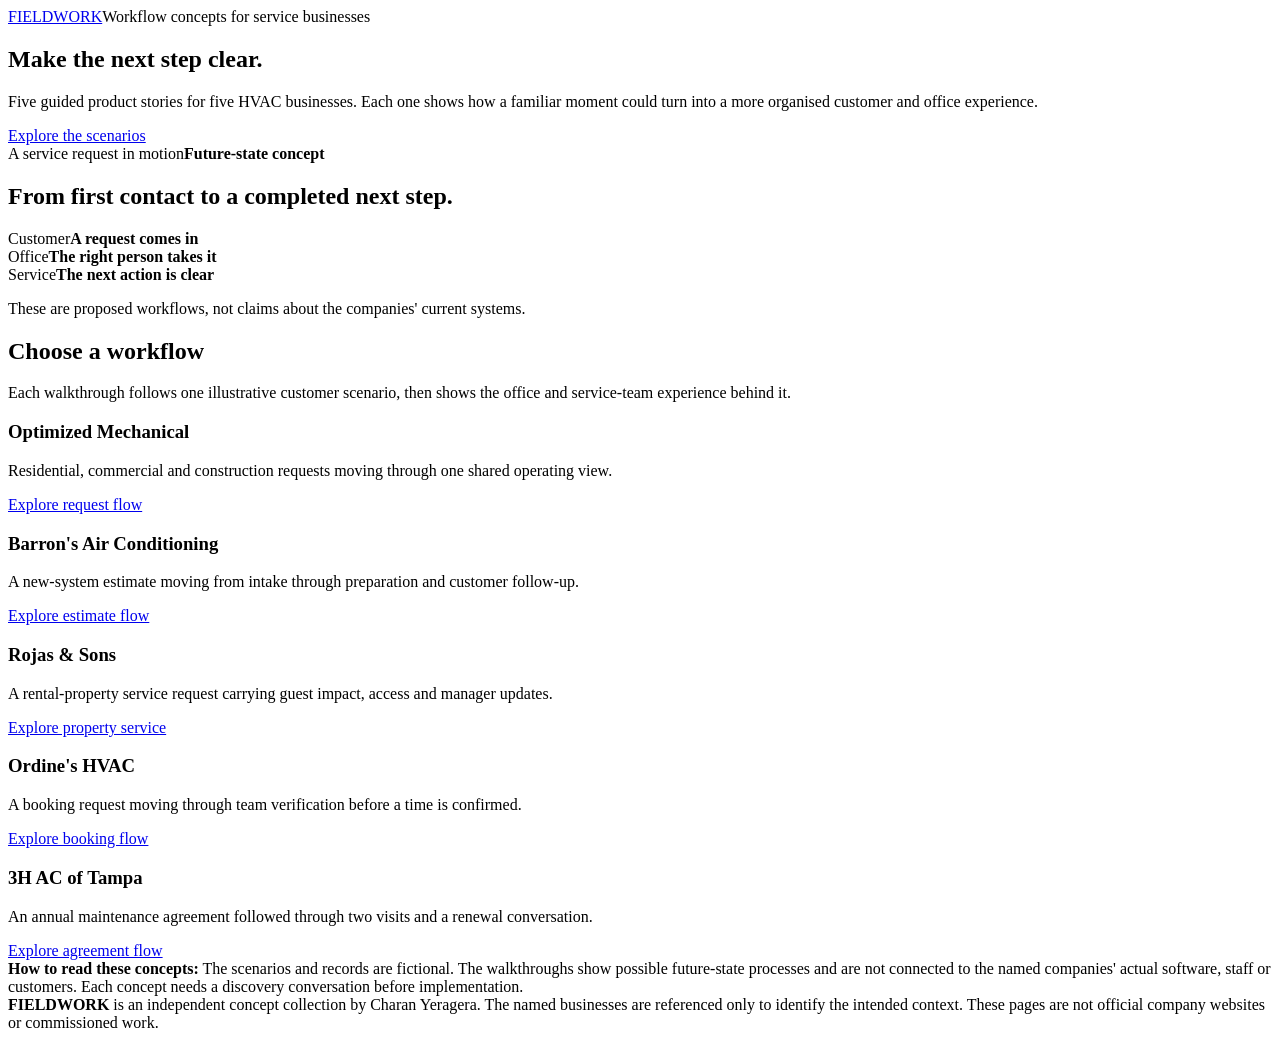
<file: site/index.html>
<!doctype html>
<html lang="en"><head><meta charset="utf-8"><meta name="viewport" content="width=device-width,initial-scale=1"><meta name="robots" content="noindex,nofollow"><meta name="description" content="Independent future-state workflow concepts for five HVAC contractors."><title>Fieldwork — Service workflow concepts</title><link rel="stylesheet" href="https://yerageracharan.github.io/agent-9-sales-lead-qualification/assets/site.css"><link rel="canonical" href="https://yerageracharan.github.io/agent-9-sales-lead-qualification/"><script>
(() => {
  const canonicalHost = "yerageracharan.github.io";
  const projectRoot = "/agent-9-sales-lead-qualification";
  const pathname = window.location.pathname;
  const route = pathname.startsWith(projectRoot)
    ? pathname.slice(projectRoot.length)
    : pathname;
  if (window.location.hostname !== canonicalHost || !pathname.startsWith(projectRoot)) {
    window.location.replace(
      "https://" + canonicalHost + projectRoot + (route || "/") +
      window.location.search + window.location.hash
    );
  }
})();
</script></head>
<body><main class="shell">
<header class="masthead"><a class="brand" href="https://yerageracharan.github.io/agent-9-sales-lead-qualification/index.html"><span class="brand-mark" aria-hidden="true"></span>FIELDWORK</a><span class="mast-link">Workflow concepts for service businesses</span></header>
<section class="landing-hero">
<div><h1>Make the next step clear.</h1><p>Five guided product stories for five HVAC businesses. Each one shows how a familiar moment could turn into a more organised customer and office experience.</p><a class="action" href="#concepts">Explore the scenarios</a></div>
<div class="landing-art"><div><div class="art-heading"><span>A service request in motion</span><strong>Future-state concept</strong></div><h2>From first contact to a completed next step.</h2><div class="dispatch-routes"><div class="dispatch-route"><span>Customer</span><strong>A request comes in</strong><i class="route-end" aria-hidden="true"></i></div><div class="dispatch-route"><span>Office</span><strong>The right person takes it</strong><i class="route-end" aria-hidden="true"></i></div><div class="dispatch-route"><span>Service</span><strong>The next action is clear</strong><i class="route-end" aria-hidden="true"></i></div></div></div><p>These are proposed workflows, not claims about the companies' current systems.</p></div>
</section>
<!-- Canonical preview destinations are pinned to this repository's GitHub Pages origin. -->
<section class="directory" id="concepts">
<div class="directory-head"><h2 class="section-title">Choose a workflow</h2><p>Each walkthrough follows one illustrative customer scenario, then shows the office and service-team experience behind it.</p></div>
<div class="directory-row"><h3>Optimized Mechanical</h3><p>Residential, commercial and construction requests moving through one shared operating view.</p><a href="https://yerageracharan.github.io/agent-9-sales-lead-qualification/previews/optimized-mechanical/">Explore request flow</a></div>
<div class="directory-row"><h3>Barron's Air Conditioning</h3><p>A new-system estimate moving from intake through preparation and customer follow-up.</p><a href="https://yerageracharan.github.io/agent-9-sales-lead-qualification/previews/barrons-air/">Explore estimate flow</a></div>
<div class="directory-row"><h3>Rojas &amp; Sons</h3><p>A rental-property service request carrying guest impact, access and manager updates.</p><a href="https://yerageracharan.github.io/agent-9-sales-lead-qualification/previews/rojas-sons/">Explore property service</a></div>
<div class="directory-row"><h3>Ordine's HVAC</h3><p>A booking request moving through team verification before a time is confirmed.</p><a href="https://yerageracharan.github.io/agent-9-sales-lead-qualification/previews/ordines-hvac/">Explore booking flow</a></div>
<div class="directory-row"><h3>3H AC of Tampa</h3><p>An annual maintenance agreement followed through two visits and a renewal conversation.</p><a href="https://yerageracharan.github.io/agent-9-sales-lead-qualification/previews/3h-ac/">Explore agreement flow</a></div>
</section>
<div class="landing-note"><strong>How to read these concepts:</strong> The scenarios and records are fictional. The walkthroughs show possible future-state processes and are not connected to the named companies' actual software, staff or customers. Each concept needs a discovery conversation before implementation.</div>
<footer class="disclaimer"><strong>FIELDWORK</strong> is an independent concept collection by Charan Yeragera. The named businesses are referenced only to identify the intended context. These pages are not official company websites or commissioned work.</footer>
</main></body></html>
</file>
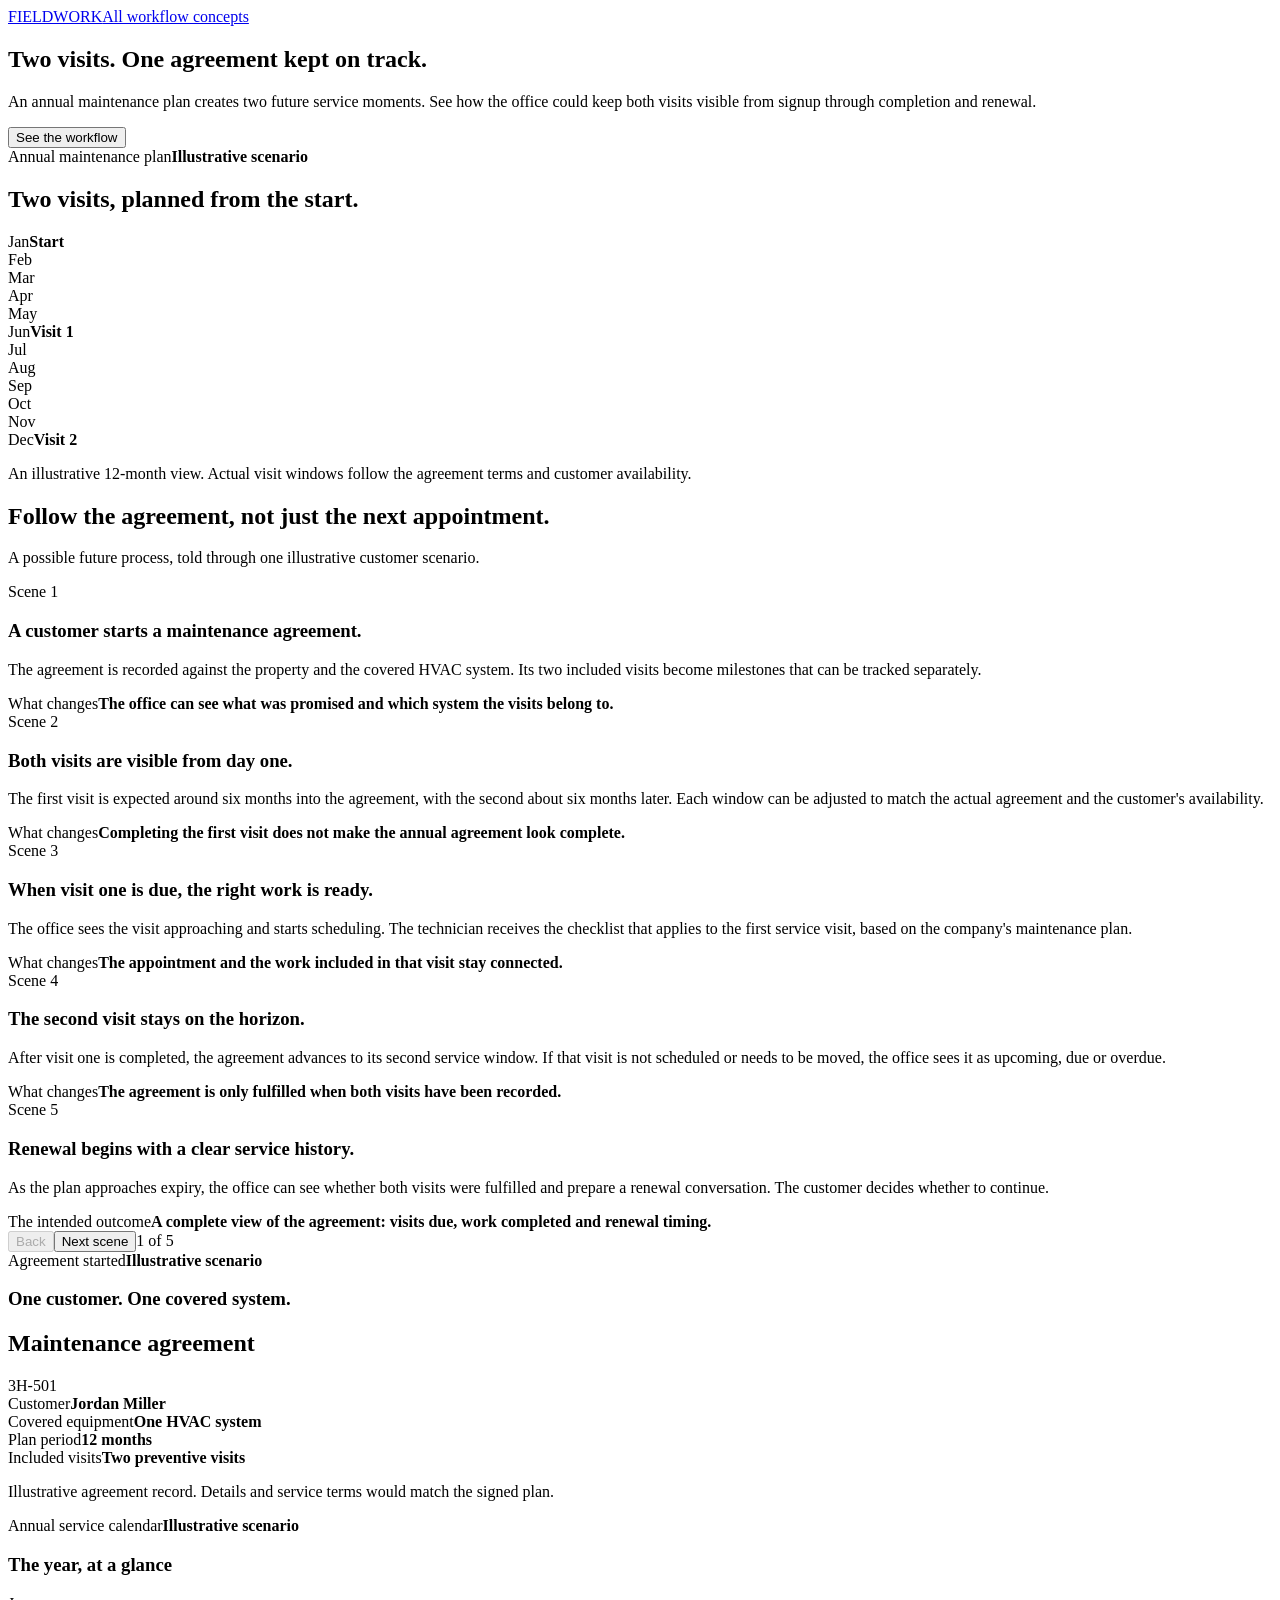
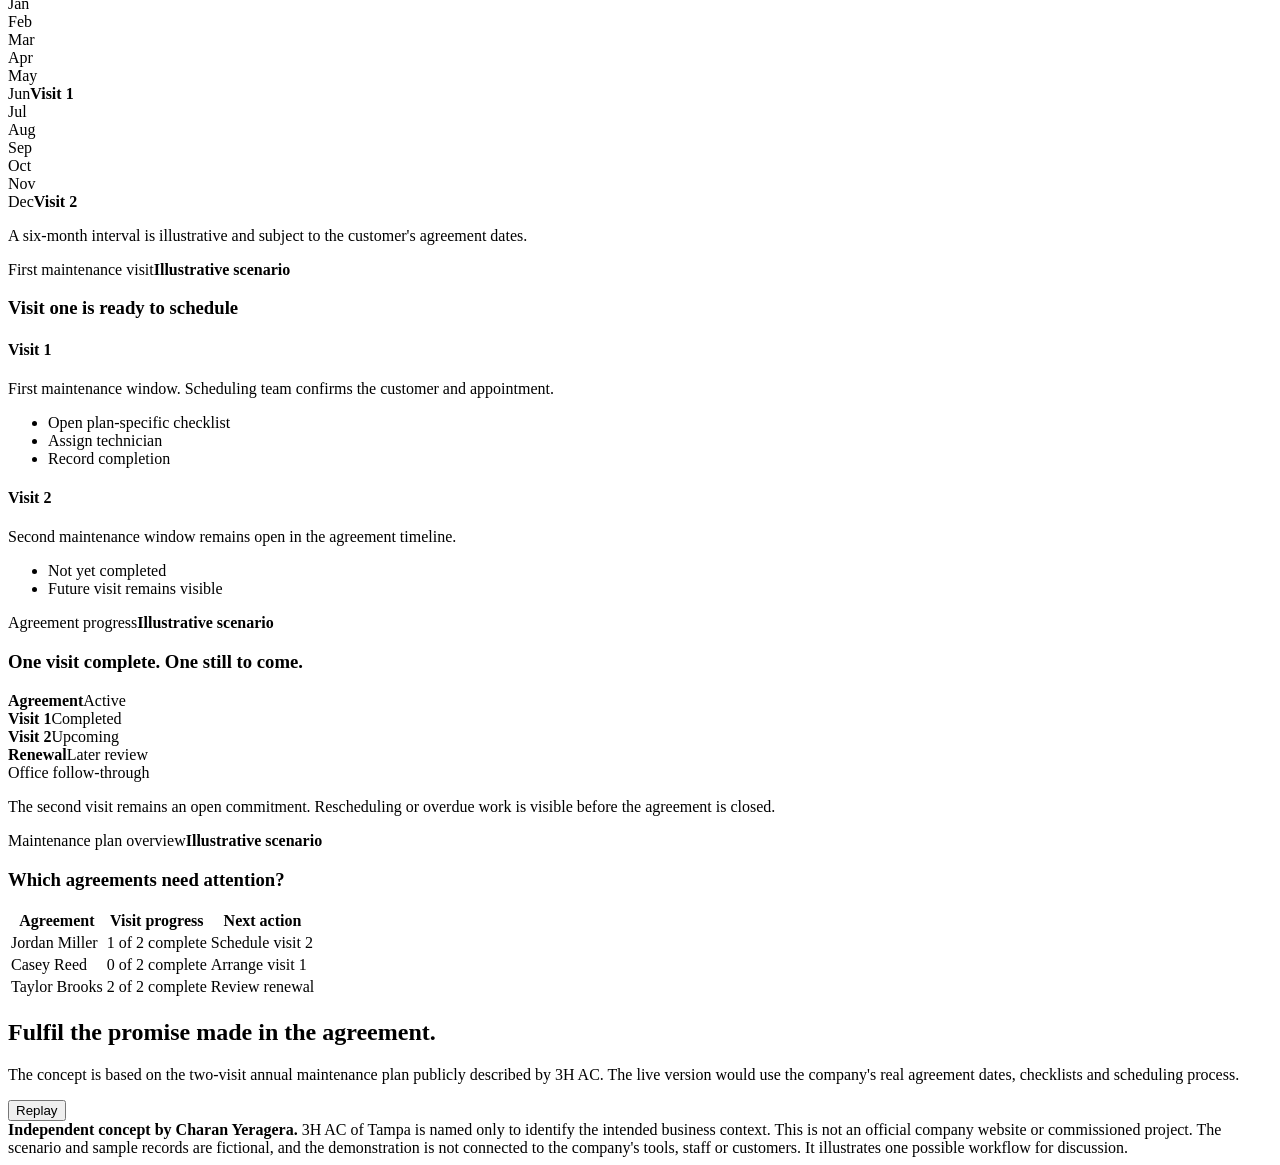
<file: site/previews/3h-ac/index.html>
<!doctype html>
<html lang="en"><head><meta charset="utf-8"><meta name="viewport" content="width=device-width,initial-scale=1"><meta name="robots" content="noindex,nofollow"><meta name="description" content="An annual maintenance plan creates two future service moments. See how the office could keep both visits visible from signup through completion and renewal."><title>3H AC of Tampa — Workflow concept</title><link rel="stylesheet" href="https://yerageracharan.github.io/agent-9-sales-lead-qualification/assets/site.css"><link rel="canonical" href="https://yerageracharan.github.io/agent-9-sales-lead-qualification/previews/3h-ac/"><script>
(() => {
  const canonicalHost = "yerageracharan.github.io";
  const projectRoot = "/agent-9-sales-lead-qualification";
  const pathname = window.location.pathname;
  const route = pathname.startsWith(projectRoot)
    ? pathname.slice(projectRoot.length)
    : pathname;
  if (window.location.hostname !== canonicalHost || !pathname.startsWith(projectRoot)) {
    window.location.replace(
      "https://" + canonicalHost + projectRoot + (route || "/") +
      window.location.search + window.location.hash
    );
  }
})();
</script></head>
<body><main class="shell page-maintenance">
<header class="masthead"><a class="brand" href="https://yerageracharan.github.io/agent-9-sales-lead-qualification/index.html"><span class="brand-mark" aria-hidden="true"></span>FIELDWORK</a><a class="mast-link" href="https://yerageracharan.github.io/agent-9-sales-lead-qualification/index.html">All workflow concepts</a></header>
<section class="hero">
  <div class="hero-copy"><h1>Two visits. One agreement kept on track.</h1><p>An annual maintenance plan creates two future service moments. See how the office could keep both visits visible from signup through completion and renewal.</p><button class="action" data-start>See the workflow</button></div>
  <div class="hero-art hero-art--calendar"><div class="hero-art-inner"><div class="art-heading"><span>Annual maintenance plan</span><strong>Illustrative scenario</strong></div><h2 class="art-title">Two visits, planned from the start.</h2><div class="month-road"><div class="month renew"><span>Jan</span><b>Start</b></div><div class="month "><span>Feb</span><b></b></div><div class="month "><span>Mar</span><b></b></div><div class="month "><span>Apr</span><b></b></div><div class="month "><span>May</span><b></b></div><div class="month visit"><span>Jun</span><b>Visit 1</b></div><div class="month "><span>Jul</span><b></b></div><div class="month "><span>Aug</span><b></b></div><div class="month "><span>Sep</span><b></b></div><div class="month "><span>Oct</span><b></b></div><div class="month "><span>Nov</span><b></b></div><div class="month visit"><span>Dec</span><b>Visit 2</b></div></div><p class="hero-note">An illustrative 12-month view. Actual visit windows follow the agreement terms and customer availability.</p></div></div>
</section>
<section class="sequence"><h2 class="section-title">Follow the agreement, not just the next appointment.</h2><p class="section-intro">A possible future process, told through one illustrative customer scenario.</p></section>
<section class="story" id="walkthrough" data-story aria-label="Guided workflow walkthrough">
  <div class="story-copy">
    
    <article class="scene-copy is-active" data-scene aria-hidden="false">
      <div class="scene-index">Scene 1</div>
      <h3>A customer starts a maintenance agreement.</h3>
      <p>The agreement is recorded against the property and the covered HVAC system. Its two included visits become milestones that can be tracked separately.</p>
      <div class="takeaway"><span>What changes</span><strong>The office can see what was promised and which system the visits belong to.</strong></div>
    </article>
    <article class="scene-copy " data-scene aria-hidden="true">
      <div class="scene-index">Scene 2</div>
      <h3>Both visits are visible from day one.</h3>
      <p>The first visit is expected around six months into the agreement, with the second about six months later. Each window can be adjusted to match the actual agreement and the customer's availability.</p>
      <div class="takeaway"><span>What changes</span><strong>Completing the first visit does not make the annual agreement look complete.</strong></div>
    </article>
    <article class="scene-copy " data-scene aria-hidden="true">
      <div class="scene-index">Scene 3</div>
      <h3>When visit one is due, the right work is ready.</h3>
      <p>The office sees the visit approaching and starts scheduling. The technician receives the checklist that applies to the first service visit, based on the company's maintenance plan.</p>
      <div class="takeaway"><span>What changes</span><strong>The appointment and the work included in that visit stay connected.</strong></div>
    </article>
    <article class="scene-copy " data-scene aria-hidden="true">
      <div class="scene-index">Scene 4</div>
      <h3>The second visit stays on the horizon.</h3>
      <p>After visit one is completed, the agreement advances to its second service window. If that visit is not scheduled or needs to be moved, the office sees it as upcoming, due or overdue.</p>
      <div class="takeaway"><span>What changes</span><strong>The agreement is only fulfilled when both visits have been recorded.</strong></div>
    </article>
    <article class="scene-copy " data-scene aria-hidden="true">
      <div class="scene-index">Scene 5</div>
      <h3>Renewal begins with a clear service history.</h3>
      <p>As the plan approaches expiry, the office can see whether both visits were fulfilled and prepare a renewal conversation. The customer decides whether to continue.</p>
      <div class="takeaway"><span>The intended outcome</span><strong>A complete view of the agreement: visits due, work completed and renewal timing.</strong></div>
    </article>
    <div class="story-controls"><button type="button" data-back disabled>Back</button><button type="button" data-next>Next scene</button><span class="scene-count" data-count>1 of 5</span></div>
    <div class="step-rule" aria-label="Walkthrough progress"><span data-mark class="done"></span><span data-mark class=""></span><span data-mark class=""></span><span data-mark class=""></span><span data-mark class=""></span></div>
  </div>
  <div class="scene-board 3h-ac-board">
    <section class="scene-visual is-active" data-visual aria-hidden="false">
      <div class="scene-top"><span>Agreement started</span><strong>Illustrative scenario</strong></div><h3 class="scene-heading">One customer. One covered system.</h3><div class="paper-sheet"><div class="sheet-title"><h2>Maintenance agreement</h2><span class="sheet-ref">3H-501</span></div><div class="sheet-fields"><div class="sheet-field"><span>Customer</span><strong>Jordan Miller</strong></div><div class="sheet-field"><span>Covered equipment</span><strong>One HVAC system</strong></div><div class="sheet-field"><span>Plan period</span><strong>12 months</strong></div><div class="sheet-field"><span>Included visits</span><strong>Two preventive visits</strong></div></div><p class="sheet-note">Illustrative agreement record. Details and service terms would match the signed plan.</p></div>
    </section>
    <section class="scene-visual " data-visual aria-hidden="true">
      <div class="scene-top"><span>Annual service calendar</span><strong>Illustrative scenario</strong></div><h3 class="scene-heading">The year, at a glance</h3><div class="month-road"><div class="month "><span>Jan</span><b></b></div><div class="month "><span>Feb</span><b></b></div><div class="month "><span>Mar</span><b></b></div><div class="month "><span>Apr</span><b></b></div><div class="month "><span>May</span><b></b></div><div class="month visit"><span>Jun</span><b>Visit 1</b></div><div class="month "><span>Jul</span><b></b></div><div class="month "><span>Aug</span><b></b></div><div class="month "><span>Sep</span><b></b></div><div class="month "><span>Oct</span><b></b></div><div class="month "><span>Nov</span><b></b></div><div class="month visit"><span>Dec</span><b>Visit 2</b></div></div><p class="hero-note">A six-month interval is illustrative and subject to the customer's agreement dates.</p>
    </section>
    <section class="scene-visual " data-visual aria-hidden="true">
      <div class="scene-top"><span>First maintenance visit</span><strong>Illustrative scenario</strong></div><h3 class="scene-heading">Visit one is ready to schedule</h3><div class="visit-list"><div class="visit-item"><h4>Visit 1</h4><p>First maintenance window. Scheduling team confirms the customer and appointment.</p><ul><li>Open plan-specific checklist</li><li>Assign technician</li><li>Record completion</li></ul></div><div class="visit-item"><h4>Visit 2</h4><p>Second maintenance window remains open in the agreement timeline.</p><ul><li>Not yet completed</li><li>Future visit remains visible</li></ul></div></div>
    </section>
    <section class="scene-visual " data-visual aria-hidden="true">
      <div class="scene-top"><span>Agreement progress</span><strong>Illustrative scenario</strong></div><h3 class="scene-heading">One visit complete. One still to come.</h3><div class="process-line"><div class="process-step done"><strong>Agreement</strong>Active</div><div class="process-step done"><strong>Visit 1</strong>Completed</div><div class="process-step current"><strong>Visit 2</strong>Upcoming</div><div class="process-step "><strong>Renewal</strong>Later review</div></div><div class="message"><span>Office follow-through</span><p>The second visit remains an open commitment. Rescheduling or overdue work is visible before the agreement is closed.</p></div>
    </section>
    <section class="scene-visual " data-visual aria-hidden="true">
      <div class="scene-top"><span>Maintenance plan overview</span><strong>Illustrative scenario</strong></div><h3 class="scene-heading">Which agreements need attention?</h3><table class="board-table"><thead><tr><th>Agreement</th><th>Visit progress</th><th>Next action</th></tr></thead><tbody><tr><td>Jordan Miller</td><td>1 of 2 complete</td><td>Schedule visit 2</td></tr><tr><td>Casey Reed</td><td>0 of 2 complete</td><td>Arrange visit 1</td></tr><tr><td>Taylor Brooks</td><td>2 of 2 complete</td><td>Review renewal</td></tr></tbody></table>
    </section></div>
</section>
<section class="closing"><div><h2>Fulfil the promise made in the agreement.</h2><p>The concept is based on the two-visit annual maintenance plan publicly described by 3H AC. The live version would use the company's real agreement dates, checklists and scheduling process.</p></div><button class="action secondary" type="button" data-replay>Replay</button></section>
<footer class="disclaimer"><strong>Independent concept by Charan Yeragera.</strong> 3H AC of Tampa is named only to identify the intended business context. This is not an official company website or commissioned project. The scenario and sample records are fictional, and the demonstration is not connected to the company's tools, staff or customers. It illustrates one possible workflow for discussion.</footer>
</main><script src="https://yerageracharan.github.io/agent-9-sales-lead-qualification/assets/site.js"></script></body></html>
</file>
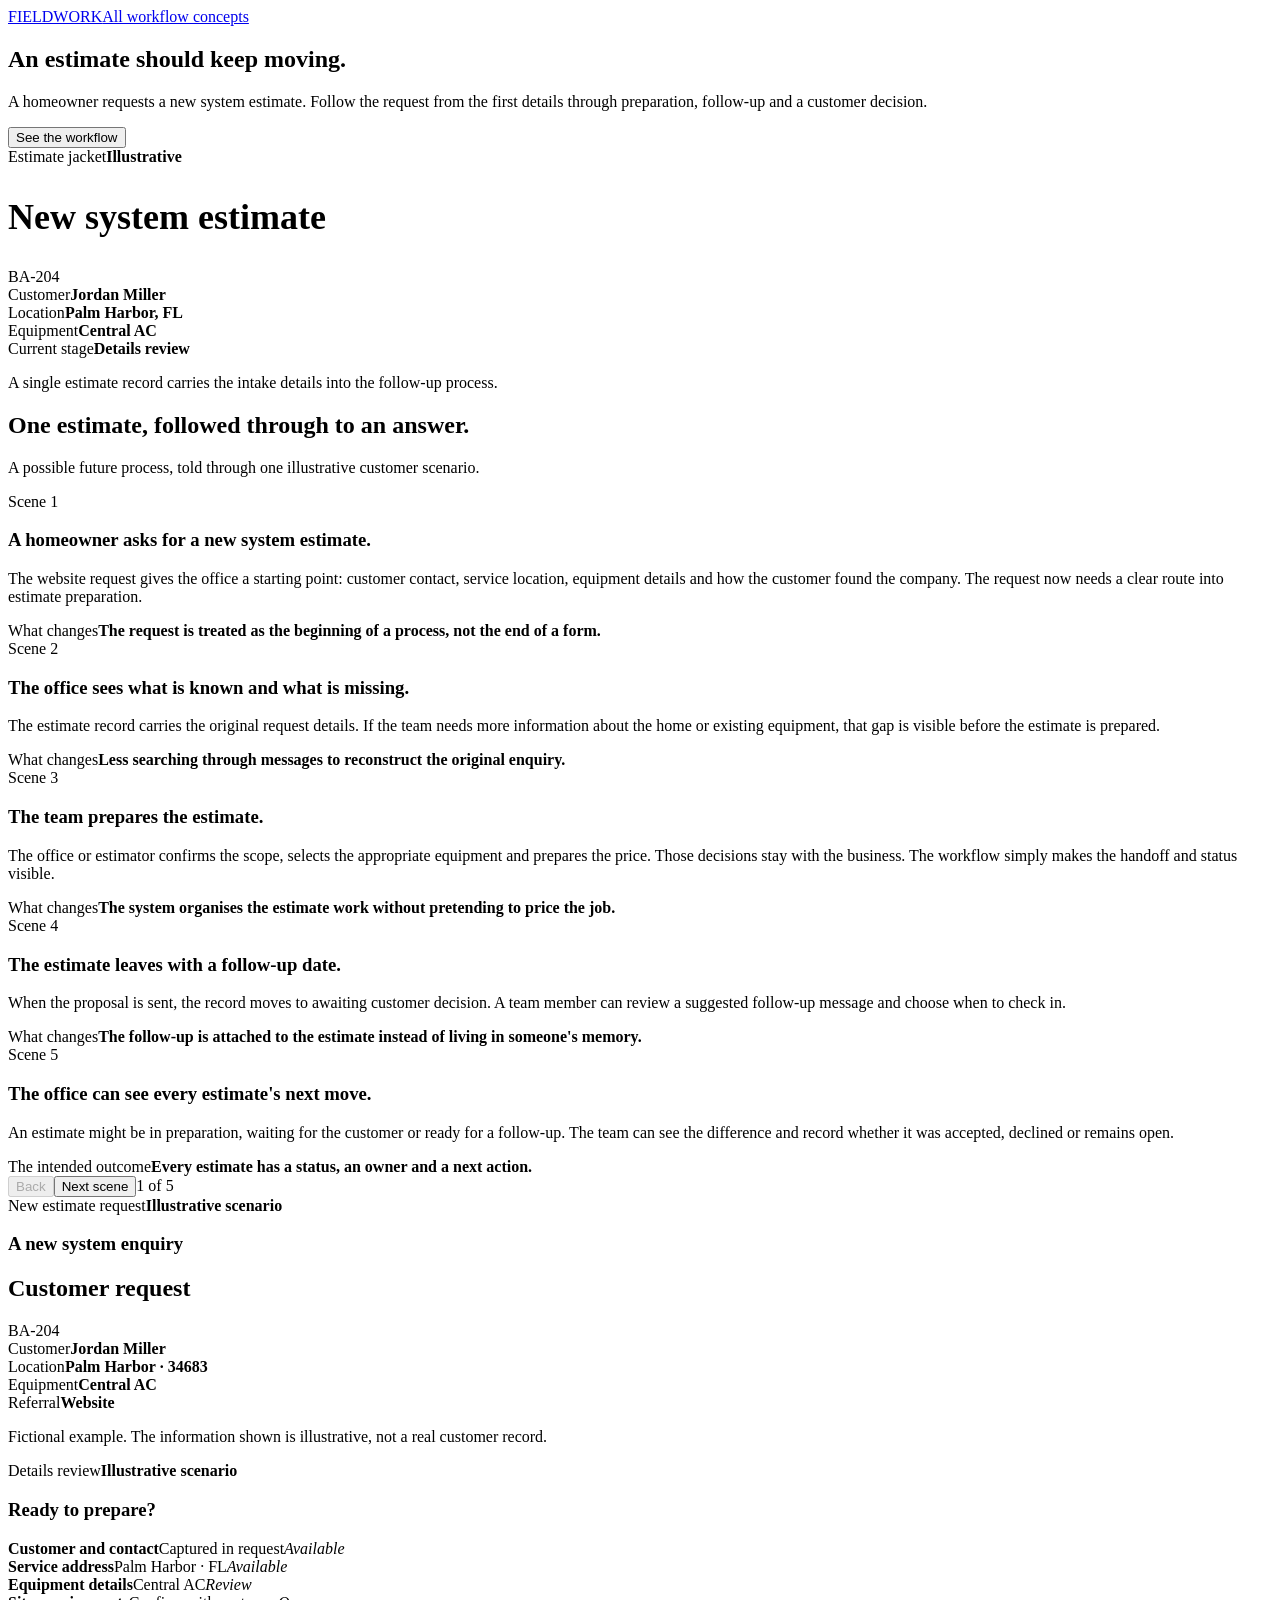
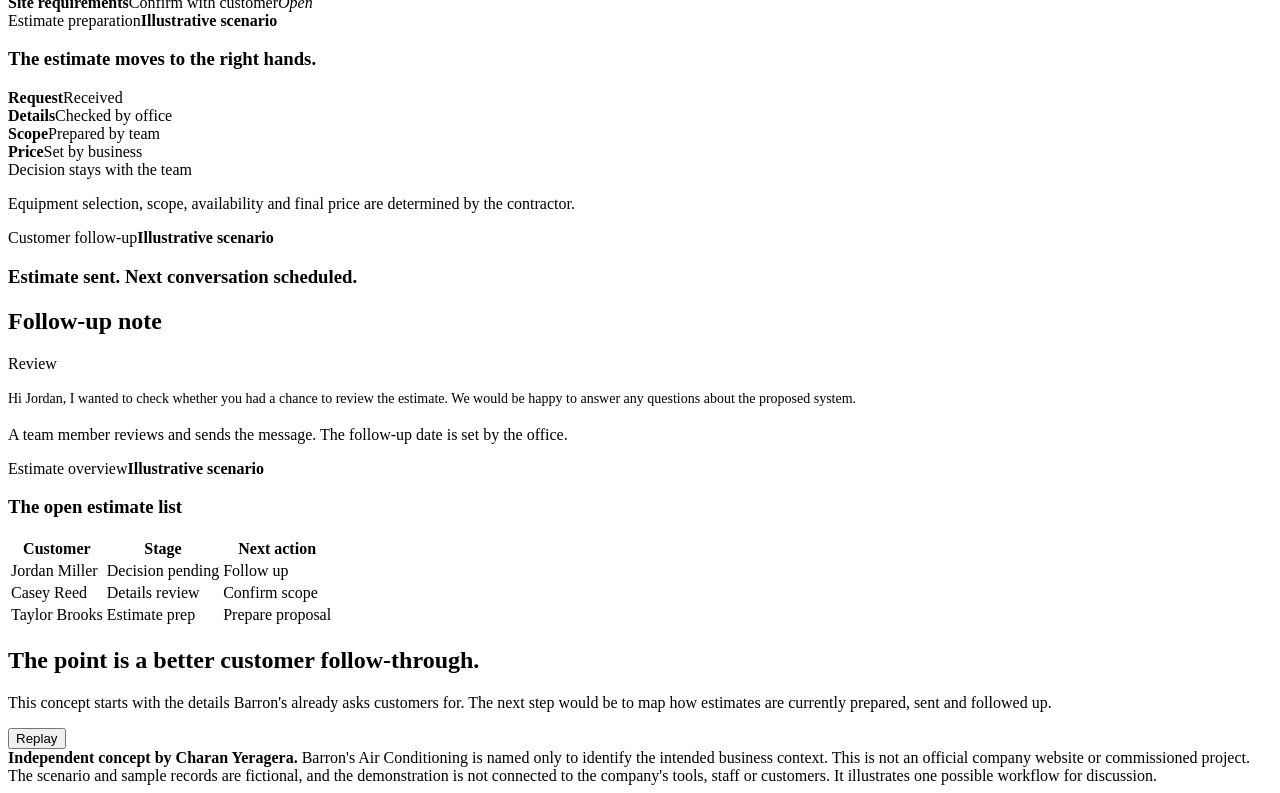
<file: site/previews/barrons-air/index.html>
<!doctype html>
<html lang="en"><head><meta charset="utf-8"><meta name="viewport" content="width=device-width,initial-scale=1"><meta name="robots" content="noindex,nofollow"><meta name="description" content="A homeowner requests a new system estimate. Follow the request from the first details through preparation, follow-up and a customer decision."><title>Barron's Air Conditioning — Workflow concept</title><link rel="stylesheet" href="https://yerageracharan.github.io/agent-9-sales-lead-qualification/assets/site.css"><link rel="canonical" href="https://yerageracharan.github.io/agent-9-sales-lead-qualification/previews/barrons-air/"><script>
(() => {
  const canonicalHost = "yerageracharan.github.io";
  const projectRoot = "/agent-9-sales-lead-qualification";
  const pathname = window.location.pathname;
  const route = pathname.startsWith(projectRoot)
    ? pathname.slice(projectRoot.length)
    : pathname;
  if (window.location.hostname !== canonicalHost || !pathname.startsWith(projectRoot)) {
    window.location.replace(
      "https://" + canonicalHost + projectRoot + (route || "/") +
      window.location.search + window.location.hash
    );
  }
})();
</script></head>
<body><main class="shell page-estimate">
<header class="masthead"><a class="brand" href="https://yerageracharan.github.io/agent-9-sales-lead-qualification/index.html"><span class="brand-mark" aria-hidden="true"></span>FIELDWORK</a><a class="mast-link" href="https://yerageracharan.github.io/agent-9-sales-lead-qualification/index.html">All workflow concepts</a></header>
<section class="hero">
  <div class="hero-copy"><h1>An estimate should keep moving.</h1><p>A homeowner requests a new system estimate. Follow the request from the first details through preparation, follow-up and a customer decision.</p><button class="action" data-start>See the workflow</button></div>
  <div class="hero-art hero-art--paper"><div class="hero-art-inner"><div class="art-heading"><span>Estimate jacket</span><strong>Illustrative</strong></div><div class="sheet-title" style="margin-top:30px"><h2 style="font-size:36px">New system estimate</h2><span class="sheet-ref">BA-204</span></div><div class="sheet-fields"><div class="sheet-field"><span>Customer</span><strong>Jordan Miller</strong></div><div class="sheet-field"><span>Location</span><strong>Palm Harbor, FL</strong></div><div class="sheet-field"><span>Equipment</span><strong>Central AC</strong></div><div class="sheet-field"><span>Current stage</span><strong>Details review</strong></div></div><p class="hero-note">A single estimate record carries the intake details into the follow-up process.</p></div></div>
</section>
<section class="sequence"><h2 class="section-title">One estimate, followed through to an answer.</h2><p class="section-intro">A possible future process, told through one illustrative customer scenario.</p></section>
<section class="story" id="walkthrough" data-story aria-label="Guided workflow walkthrough">
  <div class="story-copy">
    
    <article class="scene-copy is-active" data-scene aria-hidden="false">
      <div class="scene-index">Scene 1</div>
      <h3>A homeowner asks for a new system estimate.</h3>
      <p>The website request gives the office a starting point: customer contact, service location, equipment details and how the customer found the company. The request now needs a clear route into estimate preparation.</p>
      <div class="takeaway"><span>What changes</span><strong>The request is treated as the beginning of a process, not the end of a form.</strong></div>
    </article>
    <article class="scene-copy " data-scene aria-hidden="true">
      <div class="scene-index">Scene 2</div>
      <h3>The office sees what is known and what is missing.</h3>
      <p>The estimate record carries the original request details. If the team needs more information about the home or existing equipment, that gap is visible before the estimate is prepared.</p>
      <div class="takeaway"><span>What changes</span><strong>Less searching through messages to reconstruct the original enquiry.</strong></div>
    </article>
    <article class="scene-copy " data-scene aria-hidden="true">
      <div class="scene-index">Scene 3</div>
      <h3>The team prepares the estimate.</h3>
      <p>The office or estimator confirms the scope, selects the appropriate equipment and prepares the price. Those decisions stay with the business. The workflow simply makes the handoff and status visible.</p>
      <div class="takeaway"><span>What changes</span><strong>The system organises the estimate work without pretending to price the job.</strong></div>
    </article>
    <article class="scene-copy " data-scene aria-hidden="true">
      <div class="scene-index">Scene 4</div>
      <h3>The estimate leaves with a follow-up date.</h3>
      <p>When the proposal is sent, the record moves to awaiting customer decision. A team member can review a suggested follow-up message and choose when to check in.</p>
      <div class="takeaway"><span>What changes</span><strong>The follow-up is attached to the estimate instead of living in someone's memory.</strong></div>
    </article>
    <article class="scene-copy " data-scene aria-hidden="true">
      <div class="scene-index">Scene 5</div>
      <h3>The office can see every estimate's next move.</h3>
      <p>An estimate might be in preparation, waiting for the customer or ready for a follow-up. The team can see the difference and record whether it was accepted, declined or remains open.</p>
      <div class="takeaway"><span>The intended outcome</span><strong>Every estimate has a status, an owner and a next action.</strong></div>
    </article>
    <div class="story-controls"><button type="button" data-back disabled>Back</button><button type="button" data-next>Next scene</button><span class="scene-count" data-count>1 of 5</span></div>
    <div class="step-rule" aria-label="Walkthrough progress"><span data-mark class="done"></span><span data-mark class=""></span><span data-mark class=""></span><span data-mark class=""></span><span data-mark class=""></span></div>
  </div>
  <div class="scene-board barrons-air-board">
    <section class="scene-visual is-active" data-visual aria-hidden="false">
      <div class="scene-top"><span>New estimate request</span><strong>Illustrative scenario</strong></div><h3 class="scene-heading">A new system enquiry</h3><div class="paper-sheet"><div class="sheet-title"><h2>Customer request</h2><span class="sheet-ref">BA-204</span></div><div class="sheet-fields"><div class="sheet-field"><span>Customer</span><strong>Jordan Miller</strong></div><div class="sheet-field"><span>Location</span><strong>Palm Harbor · 34683</strong></div><div class="sheet-field"><span>Equipment</span><strong>Central AC</strong></div><div class="sheet-field"><span>Referral</span><strong>Website</strong></div></div><p class="sheet-note">Fictional example. The information shown is illustrative, not a real customer record.</p></div>
    </section>
    <section class="scene-visual " data-visual aria-hidden="true">
      <div class="scene-top"><span>Details review</span><strong>Illustrative scenario</strong></div><h3 class="scene-heading">Ready to prepare?</h3><div class="rows"><div class="data-row"><strong>Customer and contact</strong><span>Captured in request</span><em class="status complete">Available</em></div><div class="data-row"><strong>Service address</strong><span>Palm Harbor · FL</span><em class="status complete">Available</em></div><div class="data-row"><strong>Equipment details</strong><span>Central AC</span><em class="status ">Review</em></div><div class="data-row"><strong>Site requirements</strong><span>Confirm with customer</span><em class="status neutral">Open</em></div></div>
    </section>
    <section class="scene-visual " data-visual aria-hidden="true">
      <div class="scene-top"><span>Estimate preparation</span><strong>Illustrative scenario</strong></div><h3 class="scene-heading">The estimate moves to the right hands.</h3><div class="process-line"><div class="process-step done"><strong>Request</strong>Received</div><div class="process-step done"><strong>Details</strong>Checked by office</div><div class="process-step current"><strong>Scope</strong>Prepared by team</div><div class="process-step "><strong>Price</strong>Set by business</div></div><div class="message"><span>Decision stays with the team</span><p>Equipment selection, scope, availability and final price are determined by the contractor.</p></div>
    </section>
    <section class="scene-visual " data-visual aria-hidden="true">
      <div class="scene-top"><span>Customer follow-up</span><strong>Illustrative scenario</strong></div><h3 class="scene-heading">Estimate sent. Next conversation scheduled.</h3><div class="paper-sheet"><div class="sheet-title"><h2>Follow-up note</h2><span class="sheet-ref">Review</span></div><p style="font-size:14px;line-height:1.65">Hi Jordan, I wanted to check whether you had a chance to review the estimate. We would be happy to answer any questions about the proposed system.</p><p class="sheet-note">A team member reviews and sends the message. The follow-up date is set by the office.</p></div>
    </section>
    <section class="scene-visual " data-visual aria-hidden="true">
      <div class="scene-top"><span>Estimate overview</span><strong>Illustrative scenario</strong></div><h3 class="scene-heading">The open estimate list</h3><table class="board-table"><thead><tr><th>Customer</th><th>Stage</th><th>Next action</th></tr></thead><tbody><tr><td>Jordan Miller</td><td>Decision pending</td><td>Follow up</td></tr><tr><td>Casey Reed</td><td>Details review</td><td>Confirm scope</td></tr><tr><td>Taylor Brooks</td><td>Estimate prep</td><td>Prepare proposal</td></tr></tbody></table>
    </section></div>
</section>
<section class="closing"><div><h2>The point is a better customer follow-through.</h2><p>This concept starts with the details Barron's already asks customers for. The next step would be to map how estimates are currently prepared, sent and followed up.</p></div><button class="action secondary" type="button" data-replay>Replay</button></section>
<footer class="disclaimer"><strong>Independent concept by Charan Yeragera.</strong> Barron's Air Conditioning is named only to identify the intended business context. This is not an official company website or commissioned project. The scenario and sample records are fictional, and the demonstration is not connected to the company's tools, staff or customers. It illustrates one possible workflow for discussion.</footer>
</main><script src="https://yerageracharan.github.io/agent-9-sales-lead-qualification/assets/site.js"></script></body></html>
</file>
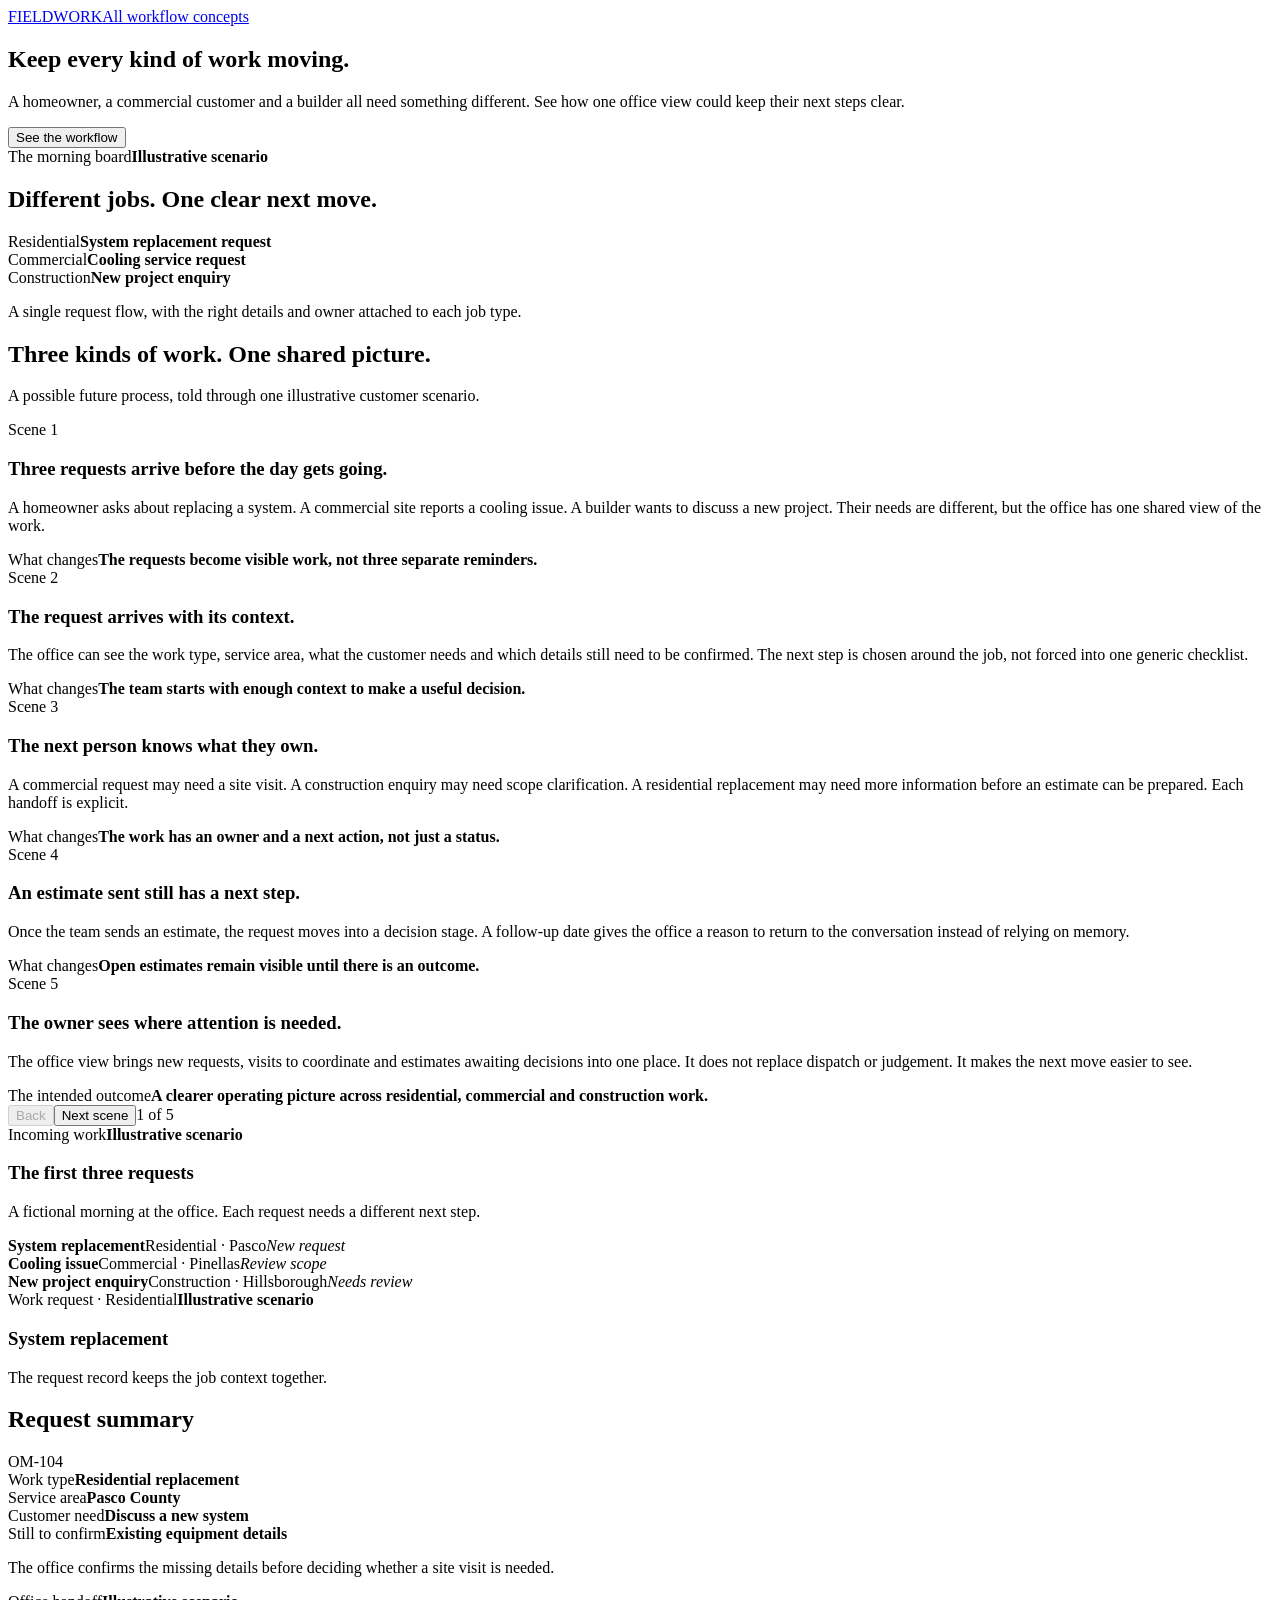
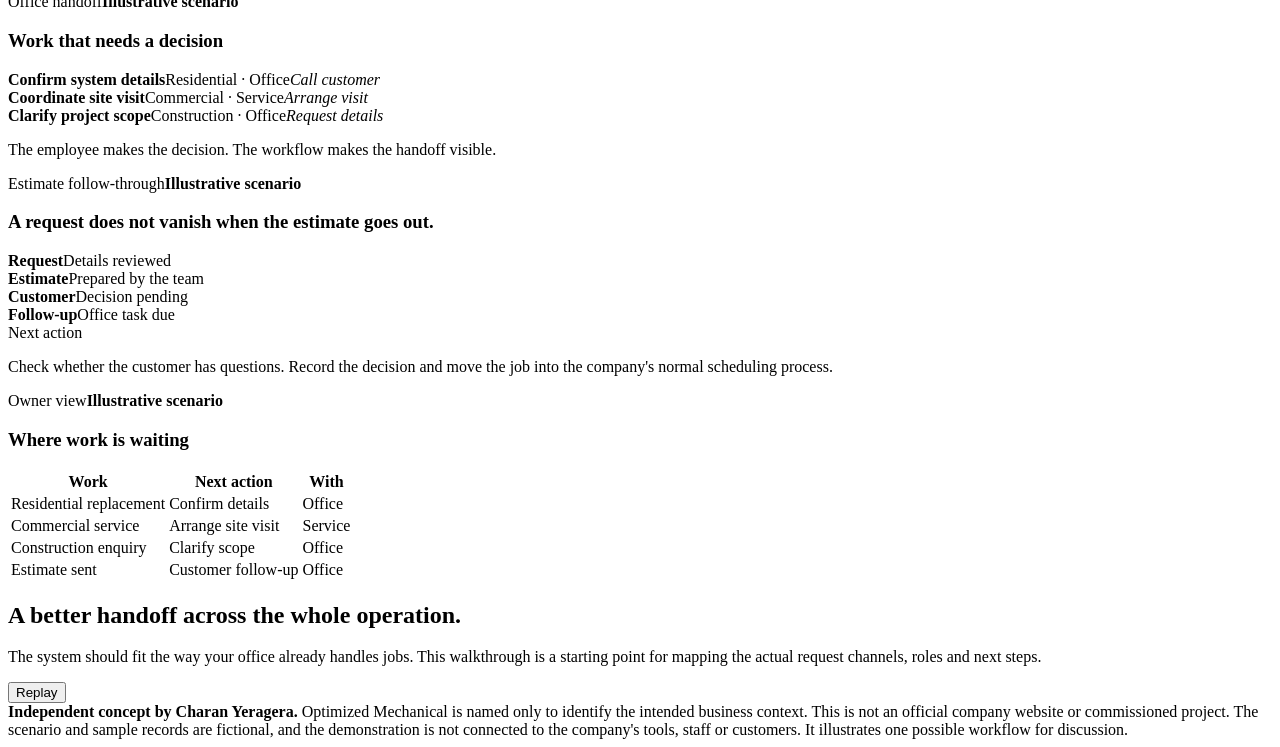
<file: site/previews/optimized-mechanical/index.html>
<!doctype html>
<html lang="en"><head><meta charset="utf-8"><meta name="viewport" content="width=device-width,initial-scale=1"><meta name="robots" content="noindex,nofollow"><meta name="description" content="A homeowner, a commercial customer and a builder all need something different. See how one office view could keep their next steps clear."><title>Optimized Mechanical — Workflow concept</title><link rel="stylesheet" href="https://yerageracharan.github.io/agent-9-sales-lead-qualification/assets/site.css"><link rel="canonical" href="https://yerageracharan.github.io/agent-9-sales-lead-qualification/previews/optimized-mechanical/"><script>
(() => {
  const canonicalHost = "yerageracharan.github.io";
  const projectRoot = "/agent-9-sales-lead-qualification";
  const pathname = window.location.pathname;
  const route = pathname.startsWith(projectRoot)
    ? pathname.slice(projectRoot.length)
    : pathname;
  if (window.location.hostname !== canonicalHost || !pathname.startsWith(projectRoot)) {
    window.location.replace(
      "https://" + canonicalHost + projectRoot + (route || "/") +
      window.location.search + window.location.hash
    );
  }
})();
</script></head>
<body><main class="shell page-dispatch">
<header class="masthead"><a class="brand" href="https://yerageracharan.github.io/agent-9-sales-lead-qualification/index.html"><span class="brand-mark" aria-hidden="true"></span>FIELDWORK</a><a class="mast-link" href="https://yerageracharan.github.io/agent-9-sales-lead-qualification/index.html">All workflow concepts</a></header>
<section class="hero">
  <div class="hero-copy"><h1>Keep every kind of work moving.</h1><p>A homeowner, a commercial customer and a builder all need something different. See how one office view could keep their next steps clear.</p><button class="action" data-start>See the workflow</button></div>
  <div class="hero-art "><div class="hero-art-inner"><div class="art-heading"><span>The morning board</span><strong>Illustrative scenario</strong></div><h2 class="art-title">Different jobs. One clear next move.</h2><div class="dispatch-routes"><div class="dispatch-route"><span>Residential</span><strong>System replacement request</strong><i class="route-end" aria-hidden="true"></i></div><div class="dispatch-route"><span>Commercial</span><strong>Cooling service request</strong><i class="route-end" aria-hidden="true"></i></div><div class="dispatch-route"><span>Construction</span><strong>New project enquiry</strong><i class="route-end" aria-hidden="true"></i></div></div><p class="hero-note">A single request flow, with the right details and owner attached to each job type.</p></div></div>
</section>
<section class="sequence"><h2 class="section-title">Three kinds of work. One shared picture.</h2><p class="section-intro">A possible future process, told through one illustrative customer scenario.</p></section>
<section class="story" id="walkthrough" data-story aria-label="Guided workflow walkthrough">
  <div class="story-copy">
    
    <article class="scene-copy is-active" data-scene aria-hidden="false">
      <div class="scene-index">Scene 1</div>
      <h3>Three requests arrive before the day gets going.</h3>
      <p>A homeowner asks about replacing a system. A commercial site reports a cooling issue. A builder wants to discuss a new project. Their needs are different, but the office has one shared view of the work.</p>
      <div class="takeaway"><span>What changes</span><strong>The requests become visible work, not three separate reminders.</strong></div>
    </article>
    <article class="scene-copy " data-scene aria-hidden="true">
      <div class="scene-index">Scene 2</div>
      <h3>The request arrives with its context.</h3>
      <p>The office can see the work type, service area, what the customer needs and which details still need to be confirmed. The next step is chosen around the job, not forced into one generic checklist.</p>
      <div class="takeaway"><span>What changes</span><strong>The team starts with enough context to make a useful decision.</strong></div>
    </article>
    <article class="scene-copy " data-scene aria-hidden="true">
      <div class="scene-index">Scene 3</div>
      <h3>The next person knows what they own.</h3>
      <p>A commercial request may need a site visit. A construction enquiry may need scope clarification. A residential replacement may need more information before an estimate can be prepared. Each handoff is explicit.</p>
      <div class="takeaway"><span>What changes</span><strong>The work has an owner and a next action, not just a status.</strong></div>
    </article>
    <article class="scene-copy " data-scene aria-hidden="true">
      <div class="scene-index">Scene 4</div>
      <h3>An estimate sent still has a next step.</h3>
      <p>Once the team sends an estimate, the request moves into a decision stage. A follow-up date gives the office a reason to return to the conversation instead of relying on memory.</p>
      <div class="takeaway"><span>What changes</span><strong>Open estimates remain visible until there is an outcome.</strong></div>
    </article>
    <article class="scene-copy " data-scene aria-hidden="true">
      <div class="scene-index">Scene 5</div>
      <h3>The owner sees where attention is needed.</h3>
      <p>The office view brings new requests, visits to coordinate and estimates awaiting decisions into one place. It does not replace dispatch or judgement. It makes the next move easier to see.</p>
      <div class="takeaway"><span>The intended outcome</span><strong>A clearer operating picture across residential, commercial and construction work.</strong></div>
    </article>
    <div class="story-controls"><button type="button" data-back disabled>Back</button><button type="button" data-next>Next scene</button><span class="scene-count" data-count>1 of 5</span></div>
    <div class="step-rule" aria-label="Walkthrough progress"><span data-mark class="done"></span><span data-mark class=""></span><span data-mark class=""></span><span data-mark class=""></span><span data-mark class=""></span></div>
  </div>
  <div class="scene-board optimized-mechanical-board">
    <section class="scene-visual is-active" data-visual aria-hidden="false">
      <div class="scene-top"><span>Incoming work</span><strong>Illustrative scenario</strong></div><h3 class="scene-heading">The first three requests</h3><p class="scene-sub">A fictional morning at the office. Each request needs a different next step.</p><div class="rows"><div class="data-row"><strong>System replacement</strong><span>Residential · Pasco</span><em class="status neutral">New request</em></div><div class="data-row"><strong>Cooling issue</strong><span>Commercial · Pinellas</span><em class="status ">Review scope</em></div><div class="data-row"><strong>New project enquiry</strong><span>Construction · Hillsborough</span><em class="status neutral">Needs review</em></div></div>
    </section>
    <section class="scene-visual " data-visual aria-hidden="true">
      <div class="scene-top"><span>Work request · Residential</span><strong>Illustrative scenario</strong></div><h3 class="scene-heading">System replacement</h3><p class="scene-sub">The request record keeps the job context together.</p><div class="paper-sheet"><div class="sheet-title"><h2>Request summary</h2><span class="sheet-ref">OM-104</span></div><div class="sheet-fields"><div class="sheet-field"><span>Work type</span><strong>Residential replacement</strong></div><div class="sheet-field"><span>Service area</span><strong>Pasco County</strong></div><div class="sheet-field"><span>Customer need</span><strong>Discuss a new system</strong></div><div class="sheet-field"><span>Still to confirm</span><strong>Existing equipment details</strong></div></div><p class="sheet-note">The office confirms the missing details before deciding whether a site visit is needed.</p></div>
    </section>
    <section class="scene-visual " data-visual aria-hidden="true">
      <div class="scene-top"><span>Office handoff</span><strong>Illustrative scenario</strong></div><h3 class="scene-heading">Work that needs a decision</h3><div class="rows"><div class="data-row"><strong>Confirm system details</strong><span>Residential · Office</span><em class="status ">Call customer</em></div><div class="data-row"><strong>Coordinate site visit</strong><span>Commercial · Service</span><em class="status ">Arrange visit</em></div><div class="data-row"><strong>Clarify project scope</strong><span>Construction · Office</span><em class="status ">Request details</em></div></div><p class="hero-note">The employee makes the decision. The workflow makes the handoff visible.</p>
    </section>
    <section class="scene-visual " data-visual aria-hidden="true">
      <div class="scene-top"><span>Estimate follow-through</span><strong>Illustrative scenario</strong></div><h3 class="scene-heading">A request does not vanish when the estimate goes out.</h3><div class="process-line"><div class="process-step done"><strong>Request</strong>Details reviewed</div><div class="process-step done"><strong>Estimate</strong>Prepared by the team</div><div class="process-step current"><strong>Customer</strong>Decision pending</div><div class="process-step "><strong>Follow-up</strong>Office task due</div></div><div class="message"><span>Next action</span><p>Check whether the customer has questions. Record the decision and move the job into the company's normal scheduling process.</p></div>
    </section>
    <section class="scene-visual " data-visual aria-hidden="true">
      <div class="scene-top"><span>Owner view</span><strong>Illustrative scenario</strong></div><h3 class="scene-heading">Where work is waiting</h3><table class="board-table"><thead><tr><th>Work</th><th>Next action</th><th>With</th></tr></thead><tbody><tr><td>Residential replacement</td><td>Confirm details</td><td>Office</td></tr><tr><td>Commercial service</td><td>Arrange site visit</td><td>Service</td></tr><tr><td>Construction enquiry</td><td>Clarify scope</td><td>Office</td></tr><tr><td>Estimate sent</td><td>Customer follow-up</td><td>Office</td></tr></tbody></table>
    </section></div>
</section>
<section class="closing"><div><h2>A better handoff across the whole operation.</h2><p>The system should fit the way your office already handles jobs. This walkthrough is a starting point for mapping the actual request channels, roles and next steps.</p></div><button class="action secondary" type="button" data-replay>Replay</button></section>
<footer class="disclaimer"><strong>Independent concept by Charan Yeragera.</strong> Optimized Mechanical is named only to identify the intended business context. This is not an official company website or commissioned project. The scenario and sample records are fictional, and the demonstration is not connected to the company's tools, staff or customers. It illustrates one possible workflow for discussion.</footer>
</main><script src="https://yerageracharan.github.io/agent-9-sales-lead-qualification/assets/site.js"></script></body></html>
</file>
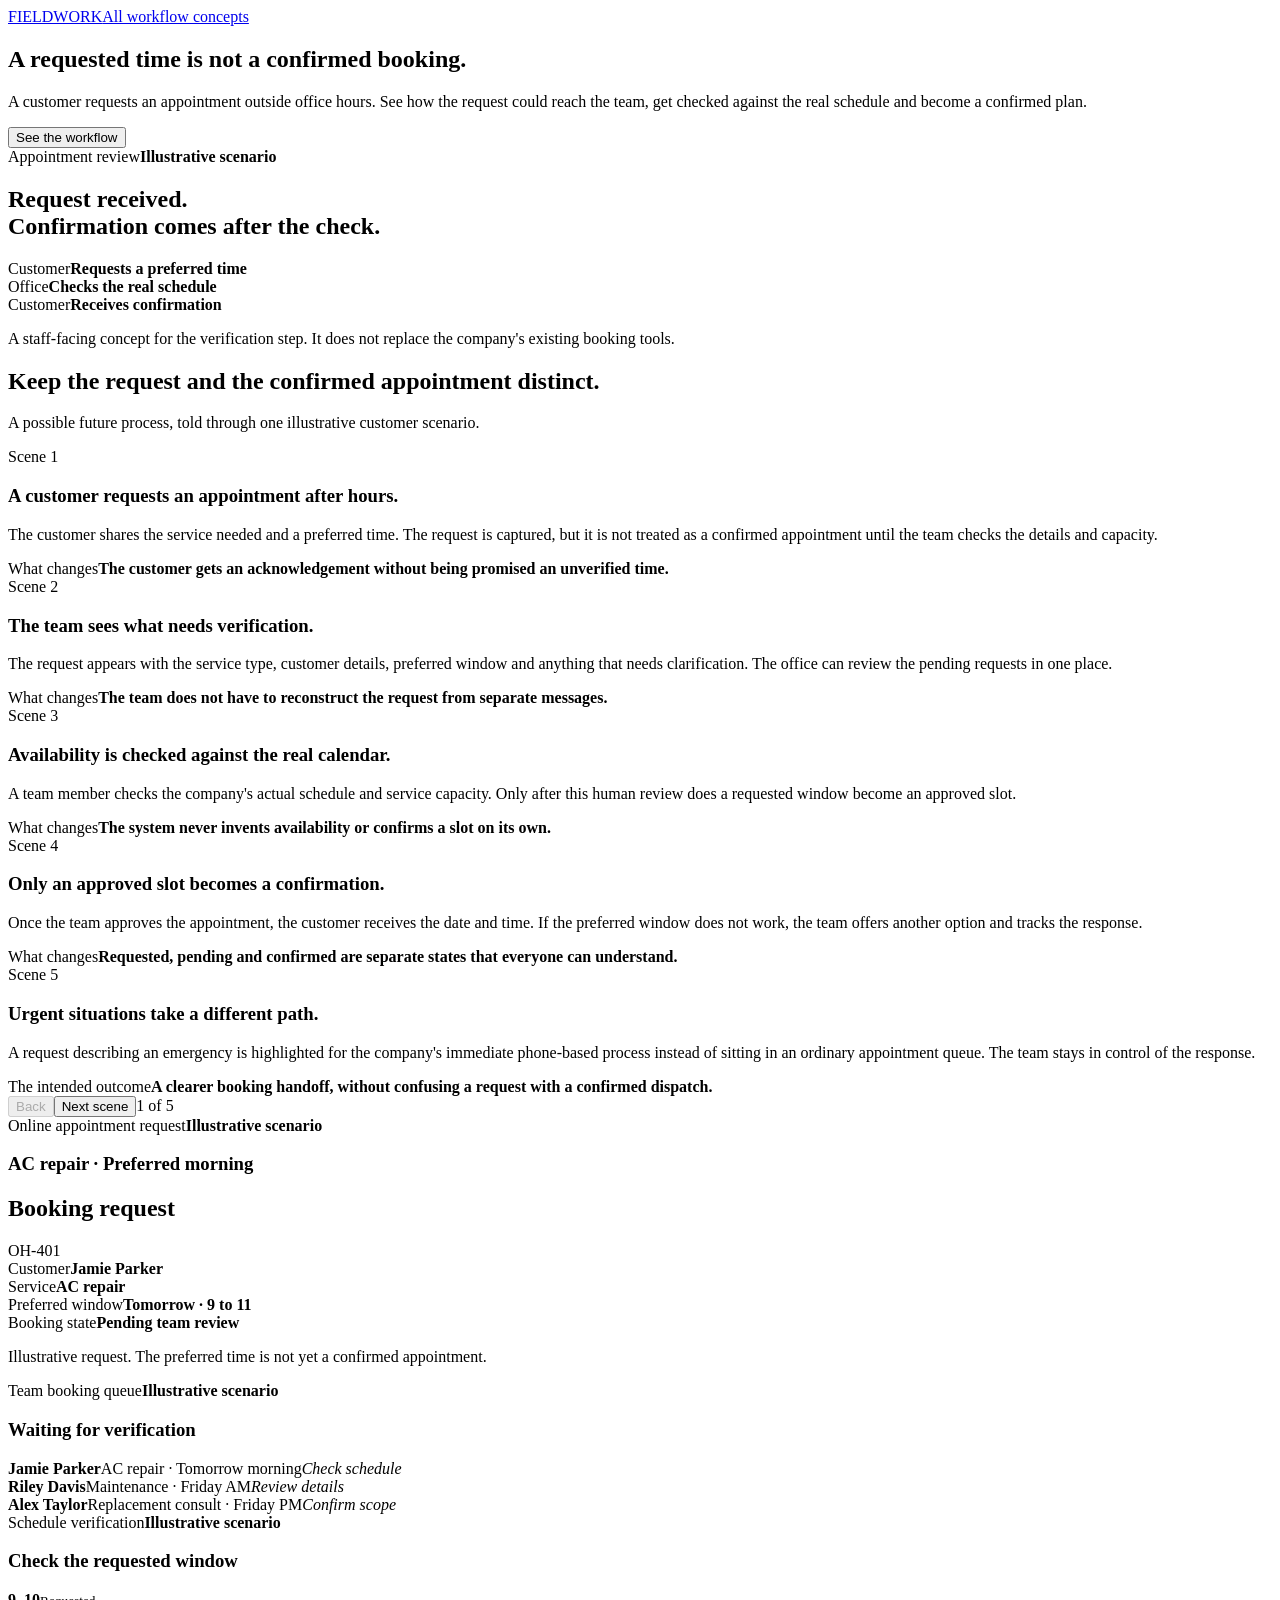
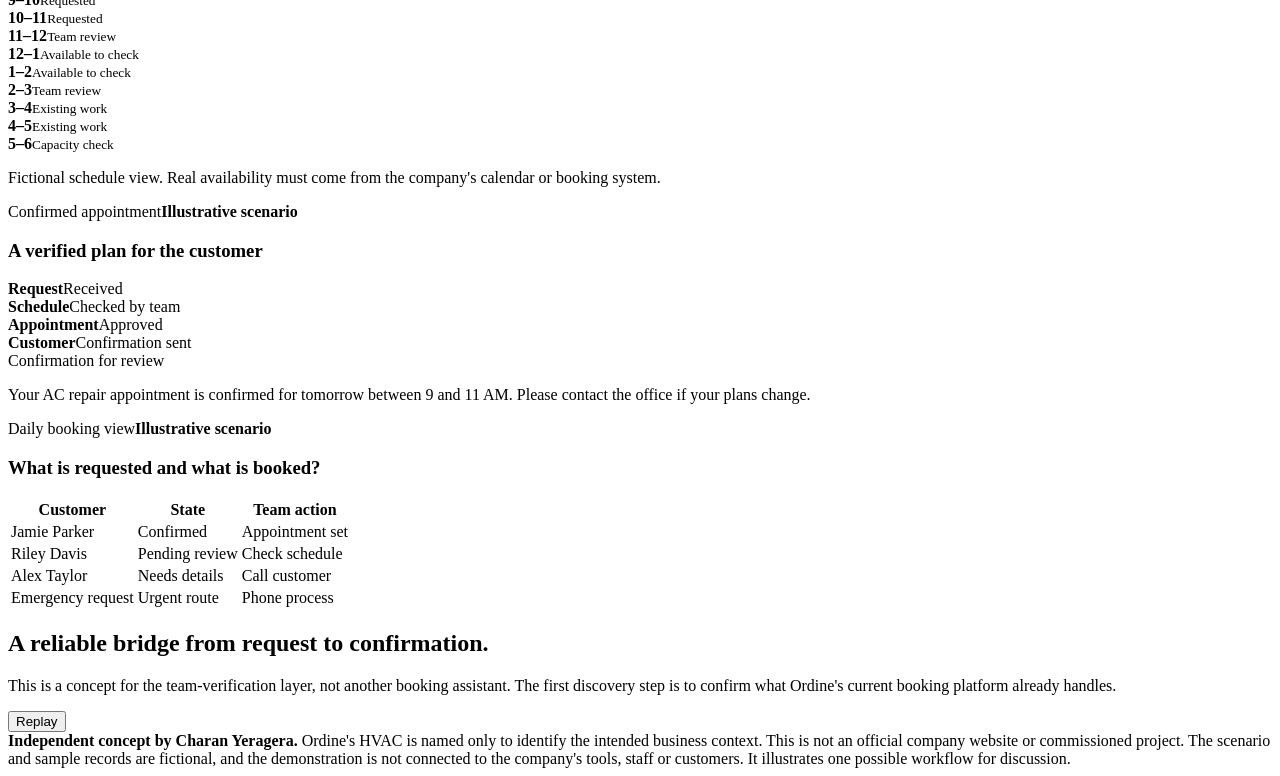
<file: site/previews/ordines-hvac/index.html>
<!doctype html>
<html lang="en"><head><meta charset="utf-8"><meta name="viewport" content="width=device-width,initial-scale=1"><meta name="robots" content="noindex,nofollow"><meta name="description" content="A customer requests an appointment outside office hours. See how the request could reach the team, get checked against the real schedule and become a confirmed plan."><title>Ordine's HVAC — Workflow concept</title><link rel="stylesheet" href="https://yerageracharan.github.io/agent-9-sales-lead-qualification/assets/site.css"><link rel="canonical" href="https://yerageracharan.github.io/agent-9-sales-lead-qualification/previews/ordines-hvac/"><script>
(() => {
  const canonicalHost = "yerageracharan.github.io";
  const projectRoot = "/agent-9-sales-lead-qualification";
  const pathname = window.location.pathname;
  const route = pathname.startsWith(projectRoot)
    ? pathname.slice(projectRoot.length)
    : pathname;
  if (window.location.hostname !== canonicalHost || !pathname.startsWith(projectRoot)) {
    window.location.replace(
      "https://" + canonicalHost + projectRoot + (route || "/") +
      window.location.search + window.location.hash
    );
  }
})();
</script></head>
<body><main class="shell page-booking">
<header class="masthead"><a class="brand" href="https://yerageracharan.github.io/agent-9-sales-lead-qualification/index.html"><span class="brand-mark" aria-hidden="true"></span>FIELDWORK</a><a class="mast-link" href="https://yerageracharan.github.io/agent-9-sales-lead-qualification/index.html">All workflow concepts</a></header>
<section class="hero">
  <div class="hero-copy"><h1>A requested time is not a confirmed booking.</h1><p>A customer requests an appointment outside office hours. See how the request could reach the team, get checked against the real schedule and become a confirmed plan.</p><button class="action" data-start>See the workflow</button></div>
  <div class="hero-art "><div class="hero-art-inner"><div class="art-heading"><span>Appointment review</span><strong>Illustrative scenario</strong></div><h2 class="art-title">Request received.<br>Confirmation comes after the check.</h2><div class="dispatch-routes"><div class="dispatch-route"><span>Customer</span><strong>Requests a preferred time</strong><i class="route-end" aria-hidden="true"></i></div><div class="dispatch-route"><span>Office</span><strong>Checks the real schedule</strong><i class="route-end" aria-hidden="true"></i></div><div class="dispatch-route"><span>Customer</span><strong>Receives confirmation</strong><i class="route-end" aria-hidden="true"></i></div></div><p class="hero-note">A staff-facing concept for the verification step. It does not replace the company's existing booking tools.</p></div></div>
</section>
<section class="sequence"><h2 class="section-title">Keep the request and the confirmed appointment distinct.</h2><p class="section-intro">A possible future process, told through one illustrative customer scenario.</p></section>
<section class="story" id="walkthrough" data-story aria-label="Guided workflow walkthrough">
  <div class="story-copy">
    
    <article class="scene-copy is-active" data-scene aria-hidden="false">
      <div class="scene-index">Scene 1</div>
      <h3>A customer requests an appointment after hours.</h3>
      <p>The customer shares the service needed and a preferred time. The request is captured, but it is not treated as a confirmed appointment until the team checks the details and capacity.</p>
      <div class="takeaway"><span>What changes</span><strong>The customer gets an acknowledgement without being promised an unverified time.</strong></div>
    </article>
    <article class="scene-copy " data-scene aria-hidden="true">
      <div class="scene-index">Scene 2</div>
      <h3>The team sees what needs verification.</h3>
      <p>The request appears with the service type, customer details, preferred window and anything that needs clarification. The office can review the pending requests in one place.</p>
      <div class="takeaway"><span>What changes</span><strong>The team does not have to reconstruct the request from separate messages.</strong></div>
    </article>
    <article class="scene-copy " data-scene aria-hidden="true">
      <div class="scene-index">Scene 3</div>
      <h3>Availability is checked against the real calendar.</h3>
      <p>A team member checks the company's actual schedule and service capacity. Only after this human review does a requested window become an approved slot.</p>
      <div class="takeaway"><span>What changes</span><strong>The system never invents availability or confirms a slot on its own.</strong></div>
    </article>
    <article class="scene-copy " data-scene aria-hidden="true">
      <div class="scene-index">Scene 4</div>
      <h3>Only an approved slot becomes a confirmation.</h3>
      <p>Once the team approves the appointment, the customer receives the date and time. If the preferred window does not work, the team offers another option and tracks the response.</p>
      <div class="takeaway"><span>What changes</span><strong>Requested, pending and confirmed are separate states that everyone can understand.</strong></div>
    </article>
    <article class="scene-copy " data-scene aria-hidden="true">
      <div class="scene-index">Scene 5</div>
      <h3>Urgent situations take a different path.</h3>
      <p>A request describing an emergency is highlighted for the company's immediate phone-based process instead of sitting in an ordinary appointment queue. The team stays in control of the response.</p>
      <div class="takeaway"><span>The intended outcome</span><strong>A clearer booking handoff, without confusing a request with a confirmed dispatch.</strong></div>
    </article>
    <div class="story-controls"><button type="button" data-back disabled>Back</button><button type="button" data-next>Next scene</button><span class="scene-count" data-count>1 of 5</span></div>
    <div class="step-rule" aria-label="Walkthrough progress"><span data-mark class="done"></span><span data-mark class=""></span><span data-mark class=""></span><span data-mark class=""></span><span data-mark class=""></span></div>
  </div>
  <div class="scene-board ordines-hvac-board">
    <section class="scene-visual is-active" data-visual aria-hidden="false">
      <div class="scene-top"><span>Online appointment request</span><strong>Illustrative scenario</strong></div><h3 class="scene-heading">AC repair · Preferred morning</h3><div class="paper-sheet"><div class="sheet-title"><h2>Booking request</h2><span class="sheet-ref">OH-401</span></div><div class="sheet-fields"><div class="sheet-field"><span>Customer</span><strong>Jamie Parker</strong></div><div class="sheet-field"><span>Service</span><strong>AC repair</strong></div><div class="sheet-field"><span>Preferred window</span><strong>Tomorrow · 9 to 11</strong></div><div class="sheet-field"><span>Booking state</span><strong>Pending team review</strong></div></div><p class="sheet-note">Illustrative request. The preferred time is not yet a confirmed appointment.</p></div>
    </section>
    <section class="scene-visual " data-visual aria-hidden="true">
      <div class="scene-top"><span>Team booking queue</span><strong>Illustrative scenario</strong></div><h3 class="scene-heading">Waiting for verification</h3><div class="rows"><div class="data-row"><strong>Jamie Parker</strong><span>AC repair · Tomorrow morning</span><em class="status ">Check schedule</em></div><div class="data-row"><strong>Riley Davis</strong><span>Maintenance · Friday AM</span><em class="status neutral">Review details</em></div><div class="data-row"><strong>Alex Taylor</strong><span>Replacement consult · Friday PM</span><em class="status neutral">Confirm scope</em></div></div>
    </section>
    <section class="scene-visual " data-visual aria-hidden="true">
      <div class="scene-top"><span>Schedule verification</span><strong>Illustrative scenario</strong></div><h3 class="scene-heading">Check the requested window</h3><div class="calendar-grid"><div class="calendar-cell booked"><strong>9–10</strong><small>Requested</small></div><div class="calendar-cell booked"><strong>10–11</strong><small>Requested</small></div><div class="calendar-cell "><strong>11–12</strong><small>Team review</small></div><div class="calendar-cell available"><strong>12–1</strong><small>Available to check</small></div><div class="calendar-cell available"><strong>1–2</strong><small>Available to check</small></div><div class="calendar-cell "><strong>2–3</strong><small>Team review</small></div><div class="calendar-cell "><strong>3–4</strong><small>Existing work</small></div><div class="calendar-cell "><strong>4–5</strong><small>Existing work</small></div><div class="calendar-cell "><strong>5–6</strong><small>Capacity check</small></div></div><p class="hero-note">Fictional schedule view. Real availability must come from the company's calendar or booking system.</p>
    </section>
    <section class="scene-visual " data-visual aria-hidden="true">
      <div class="scene-top"><span>Confirmed appointment</span><strong>Illustrative scenario</strong></div><h3 class="scene-heading">A verified plan for the customer</h3><div class="process-line"><div class="process-step done"><strong>Request</strong>Received</div><div class="process-step done"><strong>Schedule</strong>Checked by team</div><div class="process-step done"><strong>Appointment</strong>Approved</div><div class="process-step current"><strong>Customer</strong>Confirmation sent</div></div><div class="message"><span>Confirmation for review</span><p>Your AC repair appointment is confirmed for tomorrow between 9 and 11 AM. Please contact the office if your plans change.</p></div>
    </section>
    <section class="scene-visual " data-visual aria-hidden="true">
      <div class="scene-top"><span>Daily booking view</span><strong>Illustrative scenario</strong></div><h3 class="scene-heading">What is requested and what is booked?</h3><table class="board-table"><thead><tr><th>Customer</th><th>State</th><th>Team action</th></tr></thead><tbody><tr><td>Jamie Parker</td><td>Confirmed</td><td>Appointment set</td></tr><tr><td>Riley Davis</td><td>Pending review</td><td>Check schedule</td></tr><tr><td>Alex Taylor</td><td>Needs details</td><td>Call customer</td></tr><tr><td>Emergency request</td><td>Urgent route</td><td>Phone process</td></tr></tbody></table>
    </section></div>
</section>
<section class="closing"><div><h2>A reliable bridge from request to confirmation.</h2><p>This is a concept for the team-verification layer, not another booking assistant. The first discovery step is to confirm what Ordine's current booking platform already handles.</p></div><button class="action secondary" type="button" data-replay>Replay</button></section>
<footer class="disclaimer"><strong>Independent concept by Charan Yeragera.</strong> Ordine's HVAC is named only to identify the intended business context. This is not an official company website or commissioned project. The scenario and sample records are fictional, and the demonstration is not connected to the company's tools, staff or customers. It illustrates one possible workflow for discussion.</footer>
</main><script src="https://yerageracharan.github.io/agent-9-sales-lead-qualification/assets/site.js"></script></body></html>
</file>
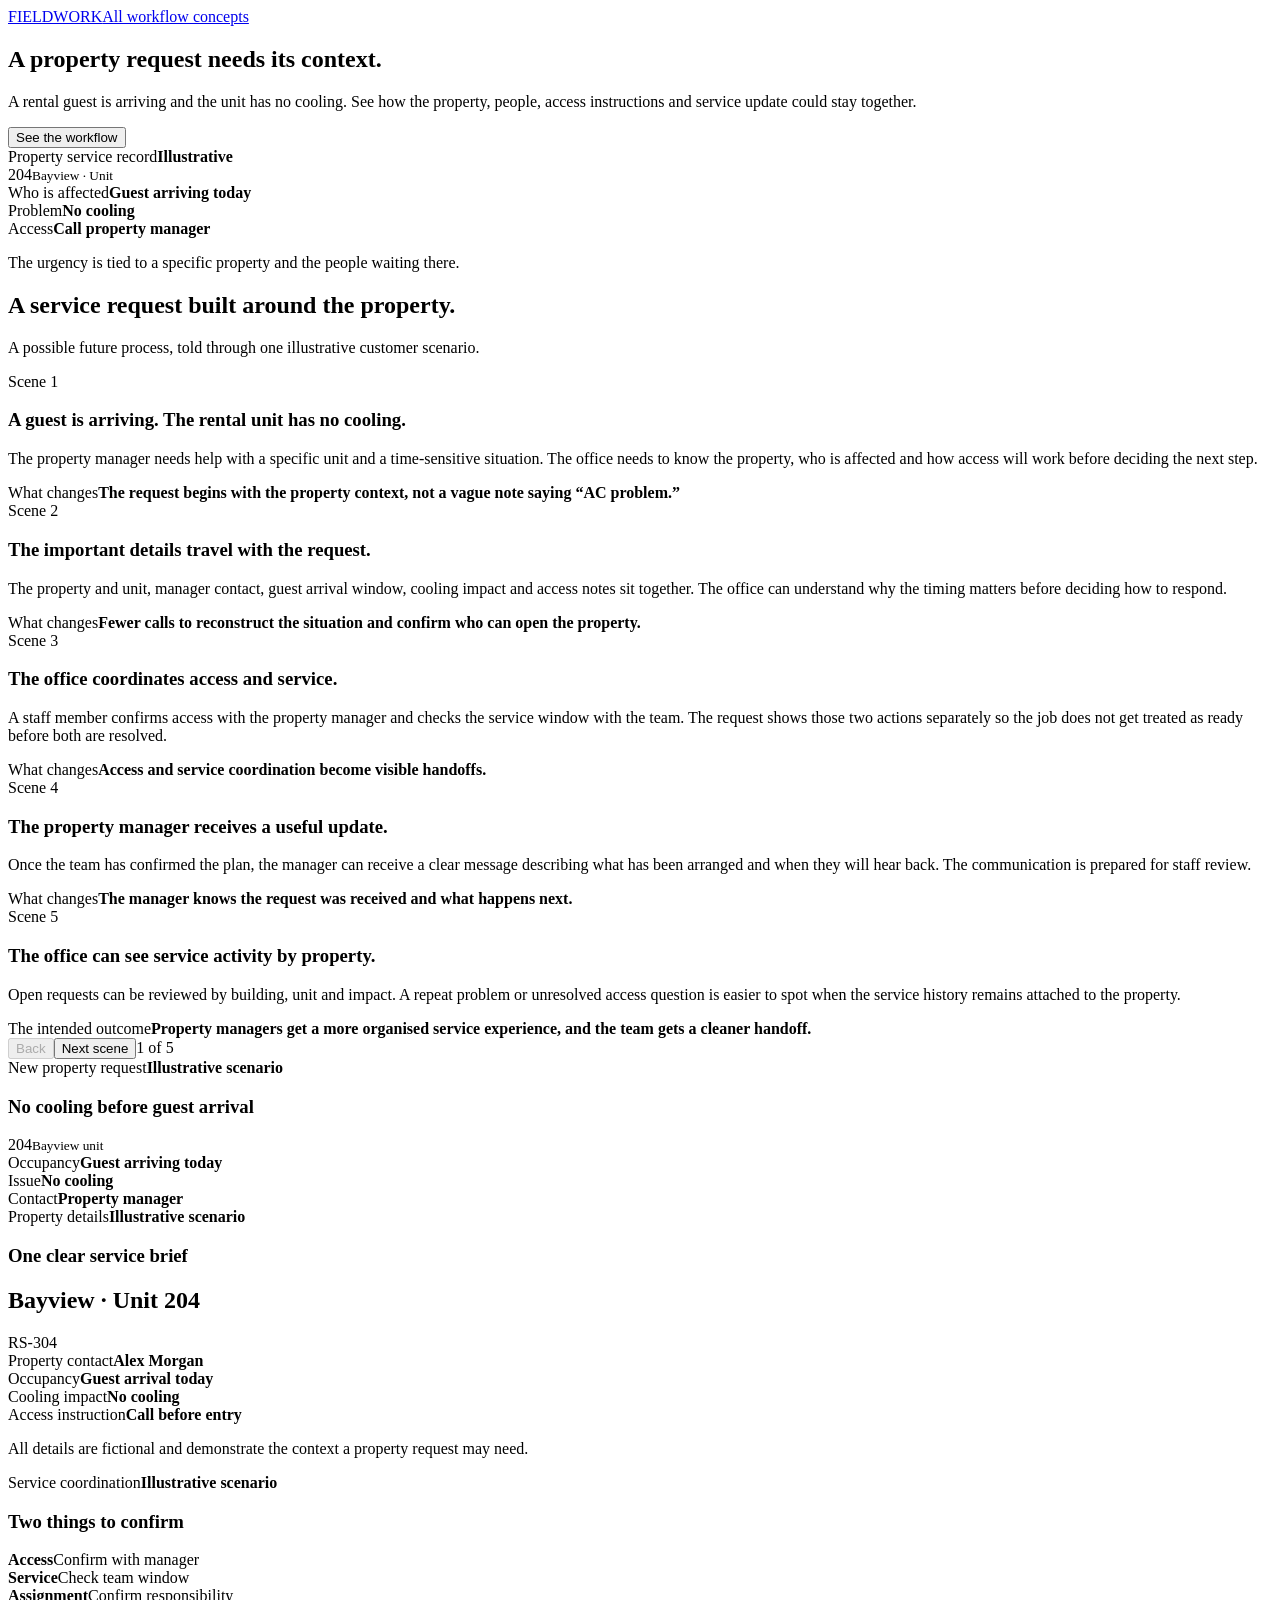
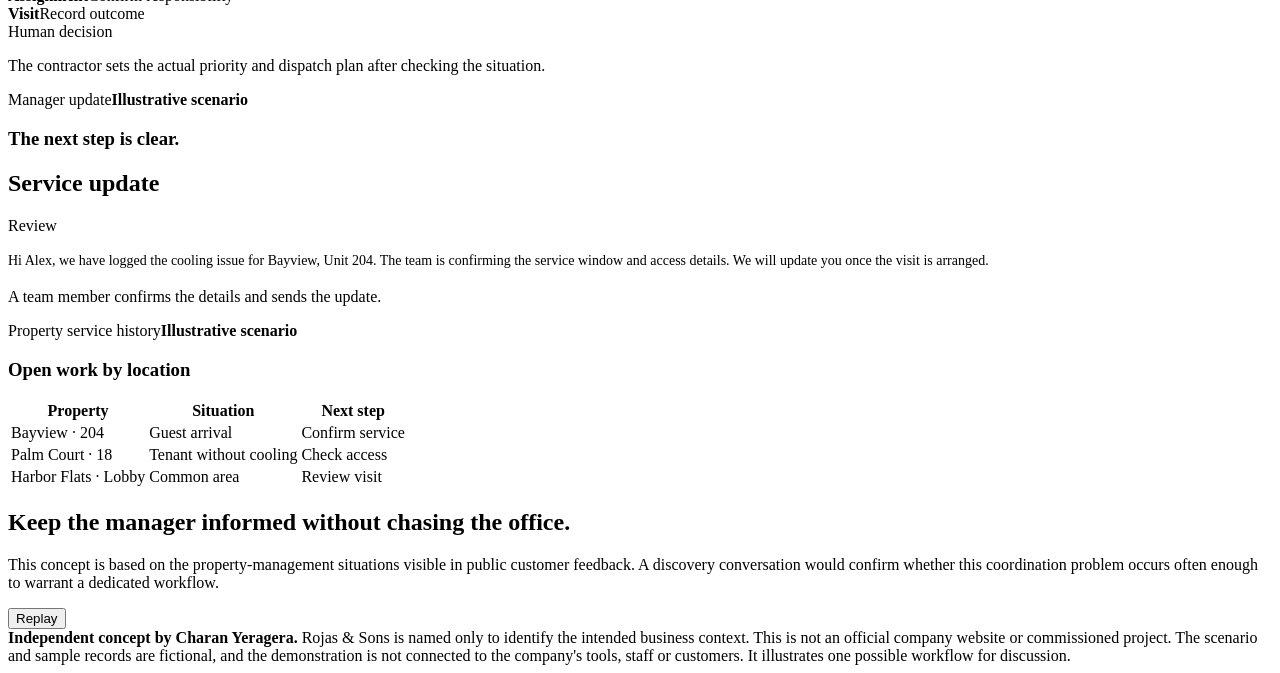
<file: site/previews/rojas-sons/index.html>
<!doctype html>
<html lang="en"><head><meta charset="utf-8"><meta name="viewport" content="width=device-width,initial-scale=1"><meta name="robots" content="noindex,nofollow"><meta name="description" content="A rental guest is arriving and the unit has no cooling. See how the property, people, access instructions and service update could stay together."><title>Rojas & Sons — Workflow concept</title><link rel="stylesheet" href="https://yerageracharan.github.io/agent-9-sales-lead-qualification/assets/site.css"><link rel="canonical" href="https://yerageracharan.github.io/agent-9-sales-lead-qualification/previews/rojas-sons/"><script>
(() => {
  const canonicalHost = "yerageracharan.github.io";
  const projectRoot = "/agent-9-sales-lead-qualification";
  const pathname = window.location.pathname;
  const route = pathname.startsWith(projectRoot)
    ? pathname.slice(projectRoot.length)
    : pathname;
  if (window.location.hostname !== canonicalHost || !pathname.startsWith(projectRoot)) {
    window.location.replace(
      "https://" + canonicalHost + projectRoot + (route || "/") +
      window.location.search + window.location.hash
    );
  }
})();
</script></head>
<body><main class="shell page-property">
<header class="masthead"><a class="brand" href="https://yerageracharan.github.io/agent-9-sales-lead-qualification/index.html"><span class="brand-mark" aria-hidden="true"></span>FIELDWORK</a><a class="mast-link" href="https://yerageracharan.github.io/agent-9-sales-lead-qualification/index.html">All workflow concepts</a></header>
<section class="hero">
  <div class="hero-copy"><h1>A property request needs its context.</h1><p>A rental guest is arriving and the unit has no cooling. See how the property, people, access instructions and service update could stay together.</p><button class="action" data-start>See the workflow</button></div>
  <div class="hero-art hero-art--paper"><div class="hero-art-inner"><div class="art-heading"><span>Property service record</span><strong>Illustrative</strong></div><div class="property-brief"><div class="property-number">204<small>Bayview · Unit</small></div><div class="property-details"><div><span>Who is affected</span><strong>Guest arriving today</strong></div><div><span>Problem</span><strong>No cooling</strong></div><div><span>Access</span><strong>Call property manager</strong></div></div></div><p class="hero-note">The urgency is tied to a specific property and the people waiting there.</p></div></div>
</section>
<section class="sequence"><h2 class="section-title">A service request built around the property.</h2><p class="section-intro">A possible future process, told through one illustrative customer scenario.</p></section>
<section class="story" id="walkthrough" data-story aria-label="Guided workflow walkthrough">
  <div class="story-copy">
    
    <article class="scene-copy is-active" data-scene aria-hidden="false">
      <div class="scene-index">Scene 1</div>
      <h3>A guest is arriving. The rental unit has no cooling.</h3>
      <p>The property manager needs help with a specific unit and a time-sensitive situation. The office needs to know the property, who is affected and how access will work before deciding the next step.</p>
      <div class="takeaway"><span>What changes</span><strong>The request begins with the property context, not a vague note saying “AC problem.”</strong></div>
    </article>
    <article class="scene-copy " data-scene aria-hidden="true">
      <div class="scene-index">Scene 2</div>
      <h3>The important details travel with the request.</h3>
      <p>The property and unit, manager contact, guest arrival window, cooling impact and access notes sit together. The office can understand why the timing matters before deciding how to respond.</p>
      <div class="takeaway"><span>What changes</span><strong>Fewer calls to reconstruct the situation and confirm who can open the property.</strong></div>
    </article>
    <article class="scene-copy " data-scene aria-hidden="true">
      <div class="scene-index">Scene 3</div>
      <h3>The office coordinates access and service.</h3>
      <p>A staff member confirms access with the property manager and checks the service window with the team. The request shows those two actions separately so the job does not get treated as ready before both are resolved.</p>
      <div class="takeaway"><span>What changes</span><strong>Access and service coordination become visible handoffs.</strong></div>
    </article>
    <article class="scene-copy " data-scene aria-hidden="true">
      <div class="scene-index">Scene 4</div>
      <h3>The property manager receives a useful update.</h3>
      <p>Once the team has confirmed the plan, the manager can receive a clear message describing what has been arranged and when they will hear back. The communication is prepared for staff review.</p>
      <div class="takeaway"><span>What changes</span><strong>The manager knows the request was received and what happens next.</strong></div>
    </article>
    <article class="scene-copy " data-scene aria-hidden="true">
      <div class="scene-index">Scene 5</div>
      <h3>The office can see service activity by property.</h3>
      <p>Open requests can be reviewed by building, unit and impact. A repeat problem or unresolved access question is easier to spot when the service history remains attached to the property.</p>
      <div class="takeaway"><span>The intended outcome</span><strong>Property managers get a more organised service experience, and the team gets a cleaner handoff.</strong></div>
    </article>
    <div class="story-controls"><button type="button" data-back disabled>Back</button><button type="button" data-next>Next scene</button><span class="scene-count" data-count>1 of 5</span></div>
    <div class="step-rule" aria-label="Walkthrough progress"><span data-mark class="done"></span><span data-mark class=""></span><span data-mark class=""></span><span data-mark class=""></span><span data-mark class=""></span></div>
  </div>
  <div class="scene-board rojas-sons-board">
    <section class="scene-visual is-active" data-visual aria-hidden="false">
      <div class="scene-top"><span>New property request</span><strong>Illustrative scenario</strong></div><h3 class="scene-heading">No cooling before guest arrival</h3><div class="property-brief"><div class="property-number">204<small>Bayview unit</small></div><div class="property-details"><div><span>Occupancy</span><strong>Guest arriving today</strong></div><div><span>Issue</span><strong>No cooling</strong></div><div><span>Contact</span><strong>Property manager</strong></div></div></div>
    </section>
    <section class="scene-visual " data-visual aria-hidden="true">
      <div class="scene-top"><span>Property details</span><strong>Illustrative scenario</strong></div><h3 class="scene-heading">One clear service brief</h3><div class="paper-sheet"><div class="sheet-title"><h2>Bayview · Unit 204</h2><span class="sheet-ref">RS-304</span></div><div class="sheet-fields"><div class="sheet-field"><span>Property contact</span><strong>Alex Morgan</strong></div><div class="sheet-field"><span>Occupancy</span><strong>Guest arrival today</strong></div><div class="sheet-field"><span>Cooling impact</span><strong>No cooling</strong></div><div class="sheet-field"><span>Access instruction</span><strong>Call before entry</strong></div></div><p class="sheet-note">All details are fictional and demonstrate the context a property request may need.</p></div>
    </section>
    <section class="scene-visual " data-visual aria-hidden="true">
      <div class="scene-top"><span>Service coordination</span><strong>Illustrative scenario</strong></div><h3 class="scene-heading">Two things to confirm</h3><div class="process-line"><div class="process-step current"><strong>Access</strong>Confirm with manager</div><div class="process-step "><strong>Service</strong>Check team window</div><div class="process-step "><strong>Assignment</strong>Confirm responsibility</div><div class="process-step "><strong>Visit</strong>Record outcome</div></div><div class="message"><span>Human decision</span><p>The contractor sets the actual priority and dispatch plan after checking the situation.</p></div>
    </section>
    <section class="scene-visual " data-visual aria-hidden="true">
      <div class="scene-top"><span>Manager update</span><strong>Illustrative scenario</strong></div><h3 class="scene-heading">The next step is clear.</h3><div class="paper-sheet"><div class="sheet-title"><h2>Service update</h2><span class="sheet-ref">Review</span></div><p style="font-size:14px;line-height:1.65">Hi Alex, we have logged the cooling issue for Bayview, Unit 204. The team is confirming the service window and access details. We will update you once the visit is arranged.</p><p class="sheet-note">A team member confirms the details and sends the update.</p></div>
    </section>
    <section class="scene-visual " data-visual aria-hidden="true">
      <div class="scene-top"><span>Property service history</span><strong>Illustrative scenario</strong></div><h3 class="scene-heading">Open work by location</h3><table class="board-table"><thead><tr><th>Property</th><th>Situation</th><th>Next step</th></tr></thead><tbody><tr><td>Bayview · 204</td><td>Guest arrival</td><td>Confirm service</td></tr><tr><td>Palm Court · 18</td><td>Tenant without cooling</td><td>Check access</td></tr><tr><td>Harbor Flats · Lobby</td><td>Common area</td><td>Review visit</td></tr></tbody></table>
    </section></div>
</section>
<section class="closing"><div><h2>Keep the manager informed without chasing the office.</h2><p>This concept is based on the property-management situations visible in public customer feedback. A discovery conversation would confirm whether this coordination problem occurs often enough to warrant a dedicated workflow.</p></div><button class="action secondary" type="button" data-replay>Replay</button></section>
<footer class="disclaimer"><strong>Independent concept by Charan Yeragera.</strong> Rojas & Sons is named only to identify the intended business context. This is not an official company website or commissioned project. The scenario and sample records are fictional, and the demonstration is not connected to the company's tools, staff or customers. It illustrates one possible workflow for discussion.</footer>
</main><script src="https://yerageracharan.github.io/agent-9-sales-lead-qualification/assets/site.js"></script></body></html>
</file>
